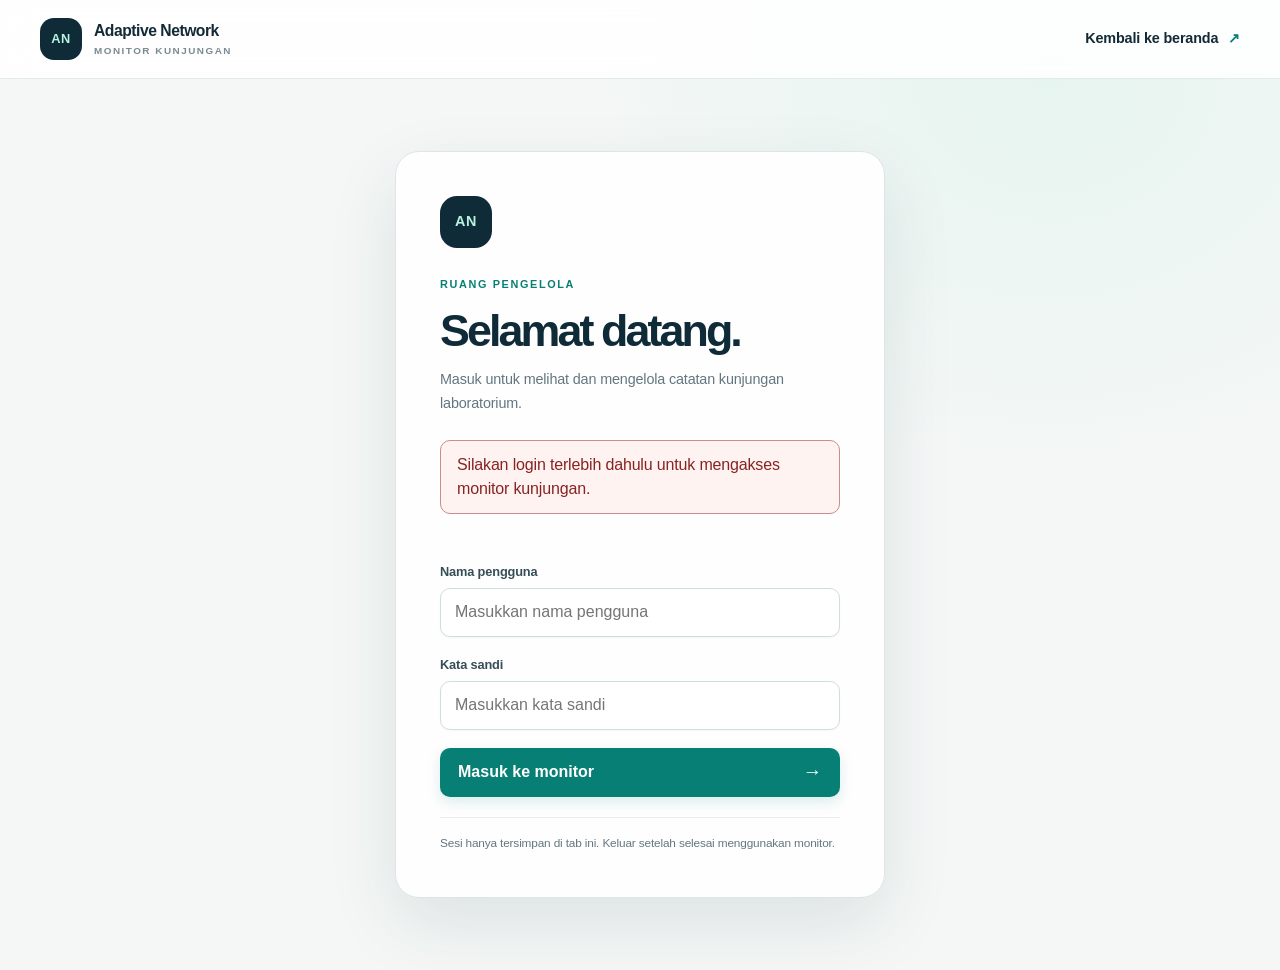
<file: frontend/chart.html>
<!doctype html>
<html lang="id">
  <head>
    <meta charset="utf-8" />
    <meta http-equiv="refresh" content="0;url=visitor-log.html#chart-section" />
    <title>Grafik dipindahkan</title>
  </head>
  <body>
    <a href="visitor-log.html#chart-section">Buka grafik di dashboard</a>
  </body>
</html>
</file>
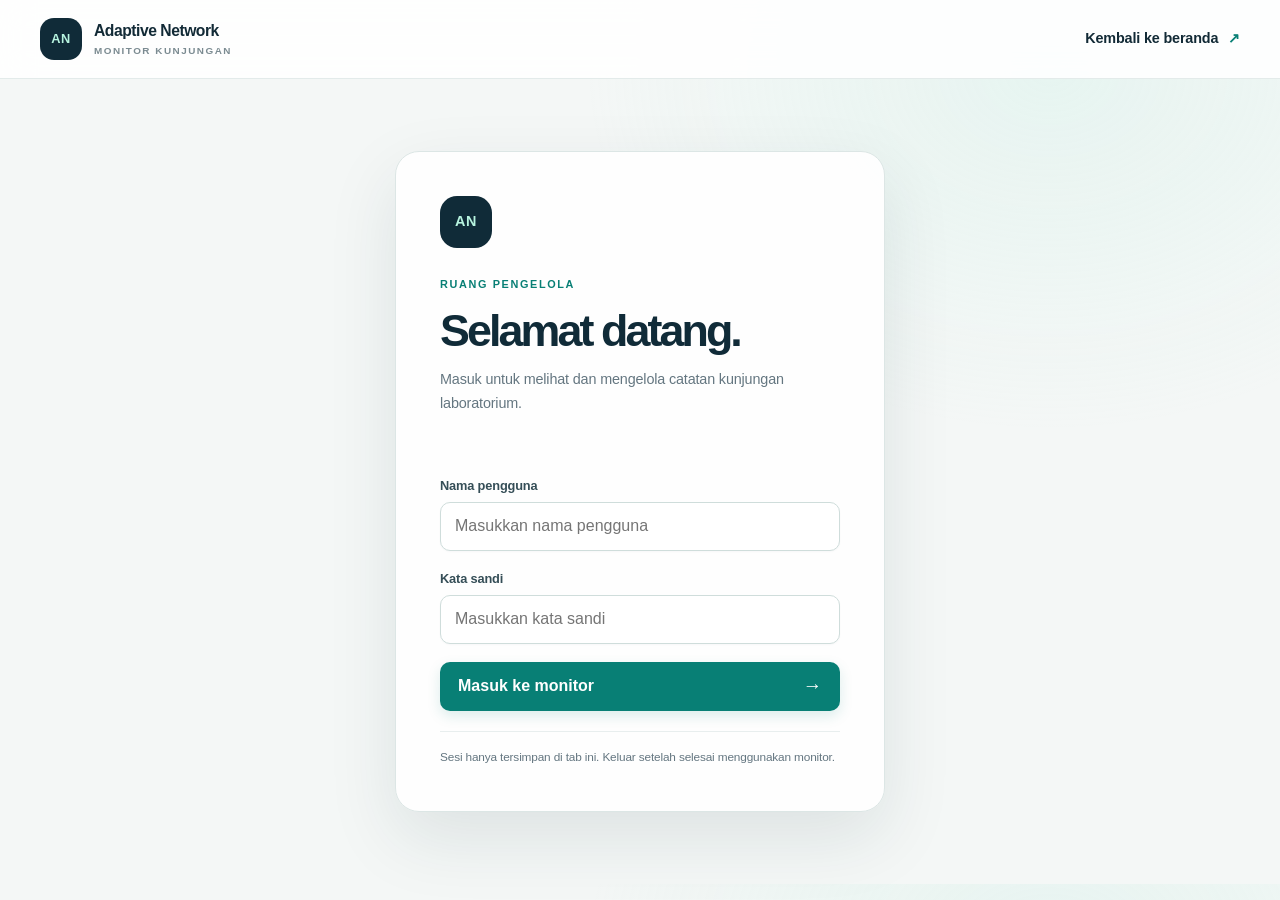
<file: frontend/login.html>
<!doctype html>
<html lang="id">
  <head>
    <meta charset="utf-8" />
    <meta name="viewport" content="width=device-width, initial-scale=1" />
    <title>Masuk · Monitor Laboratorium</title>
    <link rel="stylesheet" href="style.css" />
    <script src="app.js" defer></script>
  </head>
  <body data-view="login">
    <header class="topbar">
      <div class="shell bar-content">
        <a class="brand" href="/" aria-label="Adaptive Network, kembali ke halaman publik">
          <span class="brand-mark" aria-hidden="true">AN</span>
          <span class="brand-copy"
            ><strong>Adaptive Network</strong><small>MONITOR KUNJUNGAN</small></span
          >
        </a>
        <a class="nav-link" href="/">Kembali ke beranda <span aria-hidden="true">↗</span></a>
      </div>
    </header>
    <main class="login-main">
      <div class="login-card">
        <div class="login-emblem" aria-hidden="true">AN</div>
        <p class="eyebrow">RUANG PENGELOLA</p>
        <h1>Selamat datang.</h1>
        <p class="muted">
          Masuk untuk melihat dan mengelola catatan kunjungan laboratorium.
        </p>
        <p id="login-notice" class="error" role="alert" hidden>
          Silakan login terlebih dahulu untuk mengakses monitor kunjungan.
        </p>
        <p id="error" class="error" role="alert" hidden></p>
        <p id="status" class="status" role="status" aria-live="polite"></p>
        <form id="login-form">
          <div class="field">
            <label for="username">Nama pengguna</label
            ><input
              id="username"
              name="username"
              autocomplete="username"
              required
              maxlength="100"
              autocapitalize="none"
              spellcheck="false"
              placeholder="Masukkan nama pengguna"
            />
          </div>
          <div class="field">
            <label for="password">Kata sandi</label
            ><input
              id="password"
              name="password"
              type="password"
              autocomplete="current-password"
              required
              maxlength="256"
              placeholder="Masukkan kata sandi"
            />
          </div>
          <button type="submit">Masuk ke monitor <span aria-hidden="true">→</span></button>
        </form>
        <p class="muted footnote">
          Sesi hanya tersimpan di tab ini. Keluar setelah selesai menggunakan
          monitor.
        </p>
      </div>
    </main>
  </body>
</html>
</file>
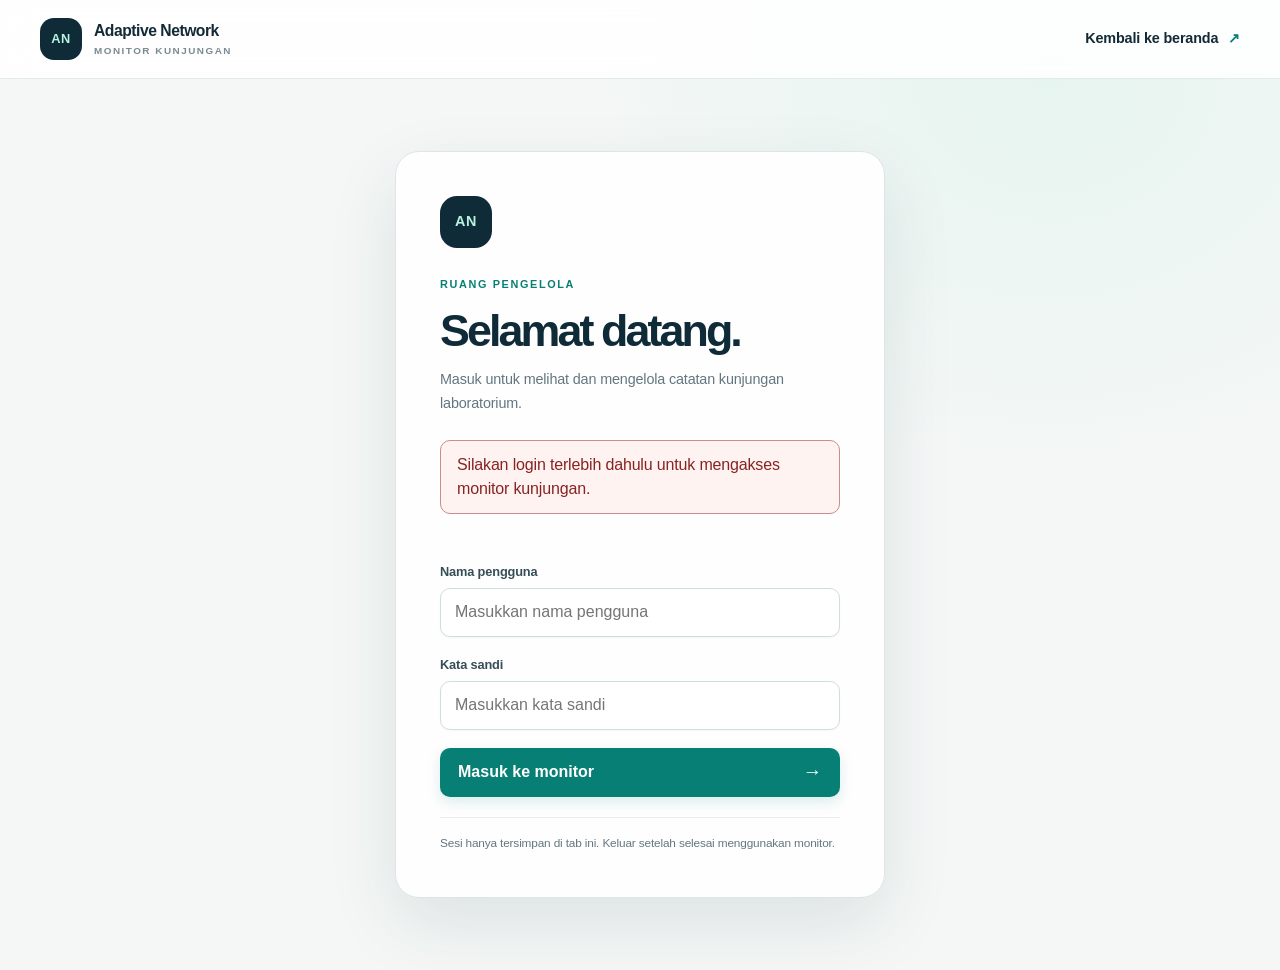
<file: frontend/visitor-log.html>
<!doctype html>
<html lang="id">
  <head>
    <meta charset="utf-8" />
    <meta name="viewport" content="width=device-width, initial-scale=1" />
    <title>Log Kunjungan · Monitor Laboratorium</title>
    <link rel="stylesheet" href="style.css" />
    <script src="chart-data.js" defer></script>
    <script src="chart.js" defer></script>
    <script src="app.js" defer></script>
  </head>
  <body data-view="dashboard" hidden>
    <a class="skip-link" href="#main">Lewati ke konten</a>
    <header class="topbar">
      <div class="shell bar-content">
        <a class="brand" href="/" aria-label="Adaptive Network, halaman publik">
          <span class="brand-mark" aria-hidden="true">AN</span>
          <span class="brand-copy"
            ><strong>Adaptive Network</strong><small>MONITOR KUNJUNGAN</small></span
          >
        </a>
        <button id="logout" class="quiet" type="button">Keluar <span aria-hidden="true">↗</span></button>
      </div>
    </header>
    <main id="main" class="shell" tabindex="-1">
      <div class="page-heading">
        <div>
          <p class="eyebrow"><span class="live-dot"></span> RINGKASAN AKTIVITAS</p>
          <h1>Log kunjungan</h1>
          <p class="heading-description">Pantau page view laboratorium dan aktivitas terbaru.</p>
        </div>
        <button id="refresh" class="quiet" type="button">
          <span aria-hidden="true">⟳</span> Muat ulang data
        </button>
      </div>
      <p id="error" class="error" role="alert" hidden></p>
      <p id="status" class="sr-only" role="status" aria-live="polite">
        Menyiapkan data…
      </p>
      <section id="chart-section" class="dashboard-panel chart-panel" aria-labelledby="chart-heading">
        <div class="panel-heading">
          <div>
            <p class="eyebrow">ANALITIK</p>
            <h2 id="chart-heading">Grafik kunjungan</h2>
          </div>
          <span class="panel-tag"><span class="live-dot"></span> DATA TERSIMPAN</span>
        </div>

        <form id="filters" class="entry-form">
          <div class="field">
            <label for="period">Pengelompokan</label
            ><select id="period">
              <option value="day">Harian · per jam</option>
              <option value="week">Mingguan · per hari</option>
              <option value="month">Bulanan · per tanggal</option>
              <option value="year">Tahunan · per bulan</option>
            </select>
          </div>
          <div class="field">
            <label for="date">Tanggal acuan</label
            ><input
              id="date"
              type="date"
              min="2000-01-01"
              max="9999-12-31"
              required
            />
          </div>
          <button>Tampilkan</button>
        </form>

        <p id="chart-error" class="error" role="alert" hidden></p>
        <h2 id="range"></h2>
        <div class="table-scroll">
          <svg
            id="chart"
            viewBox="0 0 960 320"
            role="img"
            aria-labelledby="chart-title chart-description"
          >
            <title id="chart-title">Jumlah kunjungan</title>
            <desc id="chart-description">
              Jumlah log per interval dalam WIB.
            </desc>
          </svg>
        </div>
      </section>
      <section class="entry-section dashboard-panel" aria-labelledby="entry-title">
        <div>
          <p class="eyebrow">INPUT DATA</p>
          <h2 id="entry-title">Catat kunjungan manual</h2>
          <p class="muted">Tambahkan page view ke dalam riwayat.</p>
        </div>
        <form id="entry-form" class="entry-form">
          <div class="field">
            <label for="page">Halaman</label
            ><input
              id="page"
              name="page"
              type="text"
              value="/"
              readonly
              maxlength="512"
              required
              aria-describedby="page-help"
            /><small id="page-help">Halaman laboratorium: /</small>
          </div>
          <button type="submit">Tambah log</button>
        </form>
      </section>
      <section

        aria-labelledby="history-title"
        aria-busy="true"
        id="log-section"
        class="log-section dashboard-panel"
      >
        <div class="table-heading">
          <div>
            <p class="eyebrow">LOG TERSIMPAN</p>
            <h2 id="history-title">Riwayat kunjungan</h2>
          </div>
          <p class="count">
            <strong id="total">—</strong> <span>log tersimpan</span>
          </p>
        </div>

        <div
          class="table-scroll"
          tabindex="0"
          role="region"
          aria-label="Tabel log kunjungan, geser untuk melihat semua kolom"
        >
          <table>
            <caption class="sr-only">
              Daftar log kunjungan dari server
            </caption>
            <thead>
              <tr>
                <th scope="col">Indeks</th>
                <th scope="col">Halaman</th>
                <th scope="col">Waktu</th>
                <th scope="col">Alamat IP</th>
                <th scope="col">Peramban / user agent</th>
                <th scope="col">Tindakan</th>
              </tr>
            </thead>
            <tbody id="logs">
              <tr>
                <td colspan="6" class="table-message">Memuat log…</td>
              </tr>
            </tbody>
          </table>
        </div>
      </section>
    </main>
  </body>
</html>
</file>
<file: frontend/style.css>
:root {
  color-scheme: light;
  --paper: #f5f6f4;
  --surface: #fff;
  --ink: #25312f;
  --muted: #596763;
  --line: #d4ddda;
  --teal: #09675f;
  --teal-hover: #07534c;
  --danger: #9b2929;
}
* {
  box-sizing: border-box;
}
body {
  margin: 0;
  background: var(--paper);
  color: var(--ink);
  font-family: "Segoe UI", "Helvetica Neue", Arial, sans-serif;
  font-size: 16px;
  line-height: 1.5;
}
.shell {
  width: min(1280px, calc(100% - 64px));
  margin-inline: auto;
}
.topbar {
  border-bottom: 1px solid var(--line);
  background: var(--surface);
}
.bar-content {
  display: flex;
  align-items: center;
  justify-content: space-between;
  gap: 20px;
  min-height: 80px;
}
.wordmark {
  font-weight: 650;
  letter-spacing: -0.02em;
}
.wordmark span {
  color: var(--muted);
  font-weight: 400;
  margin-left: 12px;
}
main.shell {
  padding-block: 40px;
}
.page-heading {
  display: flex;
  align-items: center;
  justify-content: space-between;
  gap: 24px;
  margin-bottom: 24px;
}
h1,
h2,
p {
  margin-top: 0;
}
h1 {
  font-size: clamp(1.7rem, 3vw, 2.2rem);
  line-height: 1.2;
  font-weight: 650;
  letter-spacing: -0.035em;
  margin-bottom: 12px;
}
h2 {
  font-size: 1.05rem;
  line-height: 1.4;
  font-weight: 650;
  margin-bottom: 8px;
}
p {
  margin-bottom: 12px;
}
.eyebrow {
  font-size: 0.72rem;
  letter-spacing: 0.12em;
  font-weight: 700;
  color: var(--teal);
  margin-bottom: 12px;
}
.muted,
small {
  color: var(--muted);
}
button,
input,
select {
  font: inherit;
}
select {
  min-height: 44px;
  padding: 9px 12px;
  width: 100%;
  background: var(--surface);
  color: var(--ink);
  border: 1px solid #899b94;
  border-radius: 4px;
}
#chart {
  display: block;
  width: 100%;
  min-width: 640px;
  height: auto;
}
a {
  color: var(--teal);
}
details {
  margin-top: 24px;
}
summary {
  cursor: pointer;
}
button {
  min-height: 44px;
  border: 1px solid transparent;
  border-radius: 4px;
  padding: 9px 16px;
  background: var(--teal);
  color: white;
  cursor: pointer;
  font-weight: 600;
}
button:hover {
  background: var(--teal-hover);
}
button.quiet {
  background: var(--surface);
  color: var(--ink);
  border-color: var(--line);
}
button.quiet:hover {
  background: #e9efec;
}
button.delete {
  color: var(--danger);
  background: transparent;
  border-color: var(--line);
  padding-inline: 12px;
}
button.delete:hover {
  background: #fff0ef;
}
button:disabled {
  opacity: 0.6;
  cursor: wait;
}
:focus-visible {
  outline: 3px solid var(--teal);
  outline-offset: 3px;
}
input {
  width: 100%;
  min-height: 44px;
  padding: 9px 12px;
  border: 1px solid #899b94;
  border-radius: 4px;
  background: var(--surface);
  color: var(--ink);
}
label {
  display: block;
  font-size: 0.875rem;
  font-weight: 600;
  margin-bottom: 6px;
}
small {
  display: block;
  font-size: 0.78rem;
  margin-top: 6px;
}
.entry-section {
  border-block: 1px solid var(--line);
  padding-block: 24px;
  display: grid;
  grid-template-columns: 1fr 1.5fr;
  gap: 32px;
}
.entry-section p {
  font-size: 0.875rem;
}
.entry-form {
  display: flex;
  align-items: flex-start;
  gap: 12px;
}
.entry-form .field {
  flex: 1;
  min-width: 0;
}
.entry-form button {
  margin-top: 27px;
  white-space: nowrap;
}
.log-section {
  padding-top: 30px;
}
.table-heading {
  display: flex;
  align-items: baseline;
  justify-content: space-between;
  gap: 16px;
}
.count {
  font-size: 0.9rem;
  color: var(--muted);
}
.count strong {
  color: var(--ink);
  font-variant-numeric: tabular-nums;
  font-size: 1.3rem;
  margin-right: 6px;
}
.table-note,
.footnote {
  font-size: 0.8rem;
}
.table-scroll {
  overflow-x: auto;
  background: var(--surface);
  border: 1px solid var(--line);
  border-radius: 4px;
}
table {
  width: 100%;
  border-collapse: collapse;
  text-align: left;
  font-size: 0.875rem;
}
th {
  background: #edf1ee;
  color: var(--muted);
  font-size: 0.75rem;
  font-weight: 650;
  white-space: nowrap;
}
th,
td {
  padding: 14px 16px;
  border-bottom: 1px solid var(--line);
  vertical-align: top;
}
tbody tr:last-child td {
  border-bottom: 0;
}
tbody tr:hover {
  background: #f8faf8;
}
td:nth-child(1),
td:nth-child(3),
td:nth-child(4) {
  font-variant-numeric: tabular-nums;
  white-space: nowrap;
}
td:nth-child(2) {
  min-width: 150px;
  max-width: 260px;
  overflow-wrap: anywhere;
}
td:nth-child(5) {
  min-width: 200px;
  max-width: 320px;
  overflow-wrap: anywhere;
  color: var(--muted);
}
.table-message {
  text-align: center;
  padding: 36px;
  color: var(--muted);
}
.footnote {
  margin-top: 14px;
}
.status {
  min-height: 24px;
  font-size: 0.875rem;
  color: var(--teal);
}
.error {
  padding: 12px 16px;
  border: 1px solid #c88f8a;
  background: #fff3f1;
  color: #872323;
  overflow-wrap: anywhere;
}
[hidden] {
  display: none !important;
}
.login-main {
  width: min(420px, calc(100% - 40px));
  margin: clamp(40px, 10vh, 100px) auto;
}
.login-main .field {
  margin-bottom: 20px;
}
.login-main form button {
  width: 100%;
}
.skip-link {
  position: absolute;
  top: -100px;
  left: 16px;
  background: white;
  padding: 12px;
  z-index: 1;
  color: var(--teal);
}
.skip-link:focus {
  top: 12px;
}
.sr-only {
  position: absolute;
  width: 1px;
  height: 1px;
  padding: 0;
  margin: -1px;
  overflow: hidden;
  clip-path: inset(50%);
  white-space: nowrap;
  border: 0;
}
@media (max-width: 760px) {
  .shell {
    width: calc(100% - 32px);
  }
  .bar-content {
    min-height: 72px;
  }
  .wordmark span {
    display: block;
    margin-left: 0;
    font-size: 0.8rem;
    letter-spacing: 0;
  }
  main.shell {
    padding-block: 28px;
  }
  .page-heading {
    align-items: flex-start;
    flex-direction: column;
    gap: 8px;
  }
  .entry-section {
    grid-template-columns: 1fr;
    gap: 12px;
  }
  th,
  td {
    padding: 12px;
  }
}
@media (max-width: 420px) {
  .entry-form {
    flex-direction: column;
  }
  .entry-form .field,
  .entry-form button {
    width: 100%;
  }
  .entry-form button {
    margin-top: 0;
  }
  .table-heading {
    align-items: flex-start;
    flex-direction: column;
    gap: 0;
  }
}

:root {
  color-scheme: light;
  --paper: #f4f7f6;
  --surface: #ffffff;
  --ink: #122a36;
  --muted: #647680;
  --line: #dce6e5;
  --teal: #087f75;
  --teal-hover: #06665f;
  --danger: #a63d47;
  --navy: #102b38;
  --mint: #c9f3e7;
  --shadow: 0 18px 50px rgb(22 53 62 / 8%);
}

body {
  background:
    radial-gradient(ellipse at 82% 8%, rgb(183 235 220 / 22%), transparent 29rem),
    var(--paper);
  color: var(--ink);
  letter-spacing: -0.01em;
}

.shell {
  width: min(1200px, calc(100% - 64px));
}

.topbar {
  position: relative;
  z-index: 2;
  border-bottom: 1px solid rgb(220 230 229 / 80%);
  background: rgb(255 255 255 / 88%);
  backdrop-filter: blur(16px);
}

.bar-content {
  min-height: 78px;
}

.brand {
  display: inline-flex;
  align-items: center;
  gap: 12px;
  color: var(--ink);
  text-decoration: none;
}

.brand-mark,
.login-emblem {
  display: grid;
  place-items: center;
  width: 42px;
  height: 42px;
  border-radius: 14px;
  background: var(--navy);
  color: #b7f4df;
  font-size: 0.8rem;
  font-weight: 800;
  letter-spacing: 0.04em;
}

.brand-copy {
  display: grid;
  gap: 1px;
}

.brand-copy strong {
  font-size: 0.98rem;
  letter-spacing: -0.03em;
}

.brand-copy small {
  margin: 0;
  color: #7b8b91;
  font-size: 0.62rem;
  font-weight: 750;
  letter-spacing: 0.15em;
}

.nav-link,
.text-link {
  color: var(--ink);
  font-size: 0.9rem;
  font-weight: 650;
  text-decoration: none;
}

.nav-link span {
  margin-left: 6px;
  color: var(--teal);
}

.nav-link:hover,
.text-link:hover {
  color: var(--teal);
}

h1 {
  color: var(--navy);
  font-size: clamp(2.5rem, 5vw, 4.65rem);
  font-weight: 730;
  letter-spacing: -0.065em;
}

h2 {
  color: var(--navy);
  font-size: clamp(1.25rem, 2vw, 1.65rem);
  letter-spacing: -0.04em;
}

.eyebrow {
  display: flex;
  align-items: center;
  gap: 9px;
  color: var(--teal);
  font-size: 0.68rem;
  letter-spacing: 0.15em;
}

.live-dot {
  display: inline-block;
  width: 8px;
  height: 8px;
  flex: 0 0 auto;
  border-radius: 50%;
  background: #15a77c;
  box-shadow: 0 0 0 4px rgb(21 167 124 / 12%);
}

button,
input,
select {
  border-radius: 10px;
}

button {
  box-shadow: 0 5px 14px rgb(8 127 117 / 14%);
  transition:
    background 150ms ease,
    transform 150ms ease,
    box-shadow 150ms ease;
}

button:hover:not(:disabled) {
  transform: translateY(-1px);
  box-shadow: 0 8px 18px rgb(8 127 117 / 18%);
}

button.quiet {
  box-shadow: none;
}

button.delete {
  box-shadow: none;
}

input,
select {
  border-color: #cfdddb;
  box-shadow: 0 1px 2px rgb(19 47 57 / 3%);
}

input:focus,
select:focus {
  border-color: var(--teal);
}

.landing-main {
  padding-top: 20px;
}

.landing-hero {
  position: relative;
  display: grid;
  min-height: 500px;
  grid-template-columns: 1.08fr 0.92fr;
  align-items: center;
  gap: 50px;
  padding-block: 62px 78px;
}

.hero-copy {
  position: relative;
  z-index: 1;
}

.hero-copy h1 {
  margin-bottom: 20px;
}

.hero-copy h1 span {
  color: var(--teal);
}

.hero-intro {
  max-width: 510px;
  color: var(--muted);
  font-size: 1.08rem;
  line-height: 1.75;
}

.hero-actions {
  display: flex;
  flex-wrap: wrap;
  align-items: center;
  gap: 24px;
  margin-top: 30px;
}

.button-link {
  display: inline-flex;
  min-height: 50px;
  align-items: center;
  justify-content: center;
  gap: 18px;
  padding: 0 20px;
  border-radius: 11px;
  background: var(--teal);
  box-shadow: 0 10px 24px rgb(8 127 117 / 20%);
  color: white;
  font-size: 0.9rem;
  font-weight: 700;
  text-decoration: none;
  transition: transform 150ms ease, background 150ms ease;
}

.button-link:hover {
  transform: translateY(-2px);
  background: var(--teal-hover);
}

.button-link span {
  font-size: 1.2rem;
}

.hero-caption {
  display: flex;
  align-items: center;
  gap: 10px;
  margin-top: 44px;
  color: #829196;
  font-size: 0.72rem;
  font-weight: 650;
  letter-spacing: 0.13em;
  text-transform: uppercase;
}

.caption-line {
  width: 35px;
  height: 1px;
  background: #92aaa9;
}

.hero-visual {
  position: relative;
  display: grid;
  min-height: 410px;
  place-items: center;
  overflow: hidden;
  border: 1px solid rgb(209 233 226 / 60%);
  border-radius: 34px;
  background:
    radial-gradient(circle at 54% 46%, rgb(35 112 106 / 65%), transparent 34%),
    linear-gradient(145deg, #102d3a, #123f49 64%, #0c303a);
  box-shadow: 0 28px 65px rgb(18 52 59 / 18%);
}

.visual-grid {
  position: absolute;
  inset: 0;
  opacity: 0.22;
  background-image:
    linear-gradient(rgb(193 245 225 / 14%) 1px, transparent 1px),
    linear-gradient(90deg, rgb(193 245 225 / 14%) 1px, transparent 1px);
  background-size: 34px 34px;
  mask-image: linear-gradient(135deg, black, transparent 90%);
}

.visual-orbit {
  position: absolute;
  width: 270px;
  height: 270px;
  border: 1px solid rgb(196 247 225 / 20%);
  border-radius: 50%;
}

.orbit-two {
  width: 360px;
  height: 360px;
  border-color: rgb(196 247 225 / 12%);
}

.network-node {
  position: absolute;
  z-index: 1;
  display: grid;
  width: 64px;
  height: 64px;
  place-items: center;
  border: 1px solid rgb(199 247 229 / 65%);
  border-radius: 20px;
  background: linear-gradient(145deg, rgb(76 161 145 / 92%), rgb(22 86 83 / 95%));
  box-shadow: 0 0 30px rgb(120 245 208 / 22%);
  color: #e4fff5;
  font-size: 0.65rem;
  font-weight: 800;
  letter-spacing: 0.08em;
}

.node-core {
  width: 88px;
  height: 88px;
  border-radius: 28px;
  background: linear-gradient(145deg, #d0f7e8, #75c9ae);
  box-shadow: 0 0 55px rgb(143 249 207 / 30%);
  color: #123b44;
  font-size: 1rem;
}

.node-one {
  top: 23%;
  left: 23%;
}

.node-two {
  top: 28%;
  right: 18%;
}

.node-three {
  right: 27%;
  bottom: 17%;
}

.network-link {
  position: absolute;
  z-index: 0;
  width: 145px;
  height: 1px;
  background: linear-gradient(90deg, transparent, #8ee6c5, transparent);
  transform-origin: center;
}

.link-one {
  top: 40%;
  left: 29%;
  transform: rotate(28deg);
}

.link-two {
  top: 54%;
  right: 24%;
  transform: rotate(67deg);
}

.link-three {
  top: 68%;
  left: 31%;
  transform: rotate(-35deg);
}

.visual-label {
  position: absolute;
  z-index: 1;
  color: #b1d5cd;
  font-size: 0.62rem;
  font-weight: 700;
  letter-spacing: 0.15em;
}

.label-top {
  top: 24px;
  left: 26px;
  display: flex;
  align-items: center;
  gap: 9px;
}

.label-top span {
  width: 6px;
  height: 6px;
  border-radius: 50%;
  background: #79e1b5;
  box-shadow: 0 0 9px #79e1b5;
}

.label-bottom {
  right: 26px;
  bottom: 24px;
}

.label-bottom strong {
  color: #d6ffed;
}

.visual-stamp {
  position: absolute;
  right: 27px;
  top: 25%;
  color: rgb(201 242 226 / 55%);
  font-size: 0.53rem;
  font-weight: 800;
  line-height: 1.6;
  letter-spacing: 0.13em;
  text-align: right;
}

.practice-section {
  padding-block: 36px 62px;
  border-top: 1px solid var(--line);
}

.section-heading {
  display: flex;
  align-items: flex-end;
  justify-content: space-between;
  gap: 30px;
  margin-bottom: 24px;
}

.section-heading .eyebrow,
.section-heading h2 {
  margin-bottom: 7px;
}

.section-heading > p {
  max-width: 380px;
  margin-bottom: 8px;
  color: var(--muted);
  font-size: 0.9rem;
}

.practice-grid {
  display: grid;
  grid-template-columns: repeat(3, 1fr);
  gap: 16px;
}

.practice-card {
  position: relative;
  min-height: 220px;
  padding: 22px;
  overflow: hidden;
  border: 1px solid var(--line);
  border-radius: 18px;
  background: rgb(255 255 255 / 80%);
  transition: transform 160ms ease, box-shadow 160ms ease, border-color 160ms ease;
}

.practice-card:hover {
  transform: translateY(-4px);
  border-color: #b6d9d1;
  box-shadow: var(--shadow);
}

.card-index {
  color: #8a9b9e;
  font-size: 0.62rem;
  font-weight: 750;
  letter-spacing: 0.14em;
}

.practice-icon {
  display: grid;
  width: 42px;
  height: 42px;
  margin-top: 24px;
  place-items: center;
  border-radius: 13px;
  background: #e4f6ef;
  color: var(--teal);
  font-size: 1.35rem;
}

.practice-card h3 {
  margin: 15px 0 5px;
  color: var(--navy);
  font-size: 1.02rem;
}

.practice-card p {
  margin: 0;
  color: var(--muted);
  font-size: 0.82rem;
  line-height: 1.65;
}

.lab-note {
  display: grid;
  grid-template-columns: auto 1fr;
  gap: 16px;
  margin-bottom: 54px;
  padding: 24px;
  border: 1px solid #d5e8e2;
  border-radius: 18px;
  background: linear-gradient(110deg, #eaf7f1, #f8fbf9);
}

.note-symbol {
  display: grid;
  width: 36px;
  height: 36px;
  place-items: center;
  border-radius: 50%;
  background: #d0eee2;
  color: var(--teal);
  font-family: Georgia, serif;
  font-size: 1.15rem;
  font-style: italic;
  font-weight: 700;
}

.lab-note .eyebrow {
  margin-bottom: 6px;
}

.lab-note h2 {
  margin-bottom: 6px;
  font-size: 1.15rem;
}

.lab-note p {
  margin-bottom: 6px;
  color: #526a70;
  font-size: 0.85rem;
}

.privacy-note {
  color: #778a8d !important;
  font-size: 0.75rem !important;
}

.site-footer {
  border-top: 1px solid var(--line);
  background: #fff;
}

.footer-content {
  display: flex;
  min-height: 68px;
  align-items: center;
  justify-content: space-between;
  gap: 16px;
  color: #829196;
  font-size: 0.66rem;
  font-weight: 700;
  letter-spacing: 0.11em;
}

.footer-content span:last-child {
  font-weight: 500;
  letter-spacing: 0;
}

body[data-view="dashboard"] {
  background:
    radial-gradient(ellipse at 92% 0%, rgb(193 235 222 / 25%), transparent 30rem),
    #f3f6f5;
}

body[data-view="dashboard"] main.shell {
  padding-block: 42px 64px;
}

.page-heading {
  margin-bottom: 28px;
}

.page-heading h1 {
  margin-bottom: 8px;
  font-size: clamp(2rem, 4vw, 3rem);
}

.heading-description {
  margin: 0;
  color: var(--muted);
  font-size: 0.92rem;
}

.page-heading .eyebrow,
.panel-heading .eyebrow,
.entry-section .eyebrow,
.table-heading .eyebrow {
  margin-bottom: 8px;
}

.dashboard-panel {
  border: 1px solid var(--line);
  border-radius: 18px;
  background: var(--surface);
  box-shadow: 0 8px 24px rgb(22 53 62 / 4%);
}

.chart-panel {
  padding: 24px 26px;
}

.panel-heading {
  display: flex;
  align-items: center;
  justify-content: space-between;
  gap: 16px;
  margin-bottom: 18px;
}

.panel-heading h2,
.table-heading h2 {
  margin-bottom: 0;
}

.panel-tag {
  display: inline-flex;
  align-items: center;
  gap: 9px;
  padding: 8px 11px;
  border: 1px solid #d7eee5;
  border-radius: 999px;
  background: #f1faf6;
  color: #51766c;
  font-size: 0.62rem;
  font-weight: 750;
  letter-spacing: 0.09em;
  white-space: nowrap;
}

#filters {
  align-items: flex-end;
  padding: 16px;
  border-radius: 13px;
  background: #f6f9f8;
}

#filters label {
  color: #52666d;
  font-size: 0.76rem;
}

#filters button {
  margin-top: 0;
}

#range {
  margin: 20px 0 10px;
  color: #647680;
  font-size: 0.8rem;
  font-weight: 600;
}

.chart-panel .table-scroll {
  border: 0;
  border-radius: 12px;
  background: linear-gradient(180deg, #fbfdfc, #fff);
}

#chart {
  min-width: 580px;
}

.entry-section.dashboard-panel {
  grid-template-columns: 0.8fr 1.2fr;
  align-items: center;
  gap: 28px;
  margin-top: 18px;
  padding: 21px 26px;
}

.entry-section.dashboard-panel h2 {
  margin-bottom: 4px;
}

.entry-section.dashboard-panel p {
  margin: 0;
  font-size: 0.8rem;
}

.entry-section.dashboard-panel .entry-form button {
  margin-top: 25px;
}

.log-section.dashboard-panel {
  margin-top: 18px;
  padding: 24px 26px;
}

.table-heading {
  align-items: center;
  margin-bottom: 16px;
}

.count {
  margin: 0;
  padding: 9px 13px;
  border: 1px solid #d9eae4;
  border-radius: 12px;
  background: #f4faf7;
  color: #667b7c;
  font-size: 0.75rem;
}

.count strong {
  color: var(--teal);
  font-size: 1.3rem;
}

.log-section .table-scroll {
  border-radius: 12px;
}

table {
  font-size: 0.8rem;
}

th {
  background: #f3f7f6;
  color: #61747a;
  letter-spacing: 0.04em;
}

th,
td {
  padding: 14px;
}

tbody tr:hover {
  background: #f7fbf9;
}

td:nth-child(3),
td:nth-child(4) {
  color: #556b71;
}

.login-main {
  width: min(490px, calc(100% - 40px));
  margin: clamp(32px, 8vh, 80px) auto;
}

.login-card {
  padding: clamp(26px, 6vw, 44px);
  border: 1px solid var(--line);
  border-radius: 24px;
  background: rgb(255 255 255 / 92%);
  box-shadow: 0 26px 70px rgb(18 52 59 / 10%);
}

.login-emblem {
  width: 52px;
  height: 52px;
  margin-bottom: 28px;
  border-radius: 17px;
  font-size: 0.9rem;
}

.login-card h1 {
  margin-bottom: 10px;
  font-size: clamp(2.1rem, 5vw, 2.8rem);
}

.login-card > .muted {
  margin-bottom: 24px;
  font-size: 0.9rem;
  line-height: 1.65;
}

.login-main .field {
  margin-bottom: 18px;
}

.login-main label {
  margin-bottom: 7px;
  color: #354e57;
  font-size: 0.8rem;
}

.login-main input {
  min-height: 49px;
  padding-inline: 14px;
}

.login-main form button {
  display: flex;
  width: 100%;
  align-items: center;
  justify-content: space-between;
  margin-top: 8px;
  padding-inline: 17px;
}

.login-main form button span {
  font-size: 1.2rem;
}

.login-card .footnote {
  margin: 20px 0 0;
  padding-top: 16px;
  border-top: 1px solid #e8eeee;
  font-size: 0.74rem;
  line-height: 1.6;
}

.error {
  border-radius: 10px;
}

@media (max-width: 900px) {
  .landing-hero {
    min-height: 430px;
    grid-template-columns: 1fr 0.85fr;
    gap: 28px;
  }

  .hero-visual {
    min-height: 350px;
  }

  .node-one {
    left: 15%;
  }

  .node-two {
    right: 12%;
  }

  .node-three {
    right: 19%;
  }
}

@media (max-width: 760px) {
  .shell {
    width: calc(100% - 36px);
  }

  .bar-content {
    min-height: 70px;
  }

  .landing-hero {
    grid-template-columns: 1fr;
    gap: 34px;
    padding-block: 52px 44px;
  }

  .hero-copy h1 {
    font-size: clamp(2.6rem, 10vw, 4rem);
  }

  .hero-visual {
    min-height: 330px;
  }

  .section-heading {
    display: block;
  }

  .section-heading > p {
    max-width: 540px;
  }

  .practice-grid {
    grid-template-columns: 1fr;
  }

  .practice-card {
    min-height: auto;
  }

  .practice-icon {
    margin-top: 18px;
  }

  .entry-section.dashboard-panel {
    grid-template-columns: 1fr;
    gap: 16px;
  }

  .entry-section.dashboard-panel .entry-form button {
    margin-top: 25px;
  }

  .chart-panel,
  .log-section.dashboard-panel {
    padding: 19px;
  }
}

@media (max-width: 480px) {
  .shell {
    width: calc(100% - 28px);
  }

  .brand-mark {
    width: 38px;
    height: 38px;
  }

  .brand-copy strong {
    font-size: 0.88rem;
  }

  .brand-copy small {
    font-size: 0.55rem;
  }

  .nav-link {
    font-size: 0.77rem;
  }

  .hero-actions {
    align-items: flex-start;
    flex-direction: column;
    gap: 17px;
  }

  .hero-visual {
    min-height: 290px;
    border-radius: 24px;
  }

  .visual-orbit {
    width: 220px;
    height: 220px;
  }

  .orbit-two {
    width: 300px;
    height: 300px;
  }

  .node-one {
    left: 13%;
  }

  .node-two {
    right: 10%;
  }

  .node-three {
    right: 17%;
  }

  .lab-note {
    padding: 18px;
  }

  .footer-content {
    align-items: flex-start;
    flex-direction: column;
    justify-content: center;
    gap: 5px;
    padding-block: 14px;
  }

  .panel-heading {
    align-items: flex-start;
    flex-direction: column;
  }

  #filters {
    align-items: stretch;
    flex-direction: column;
  }

  #filters .field,
  #filters button {
    width: 100%;
  }

  .entry-section.dashboard-panel .entry-form {
    align-items: stretch;
  }

  .entry-section.dashboard-panel .entry-form button {
    margin-top: 0;
  }
}

@media (prefers-reduced-motion: reduce) {
  *,
  *::before,
  *::after {
    scroll-behavior: auto !important;
    transition-duration: 0.01ms !important;
  }
}
</file>
